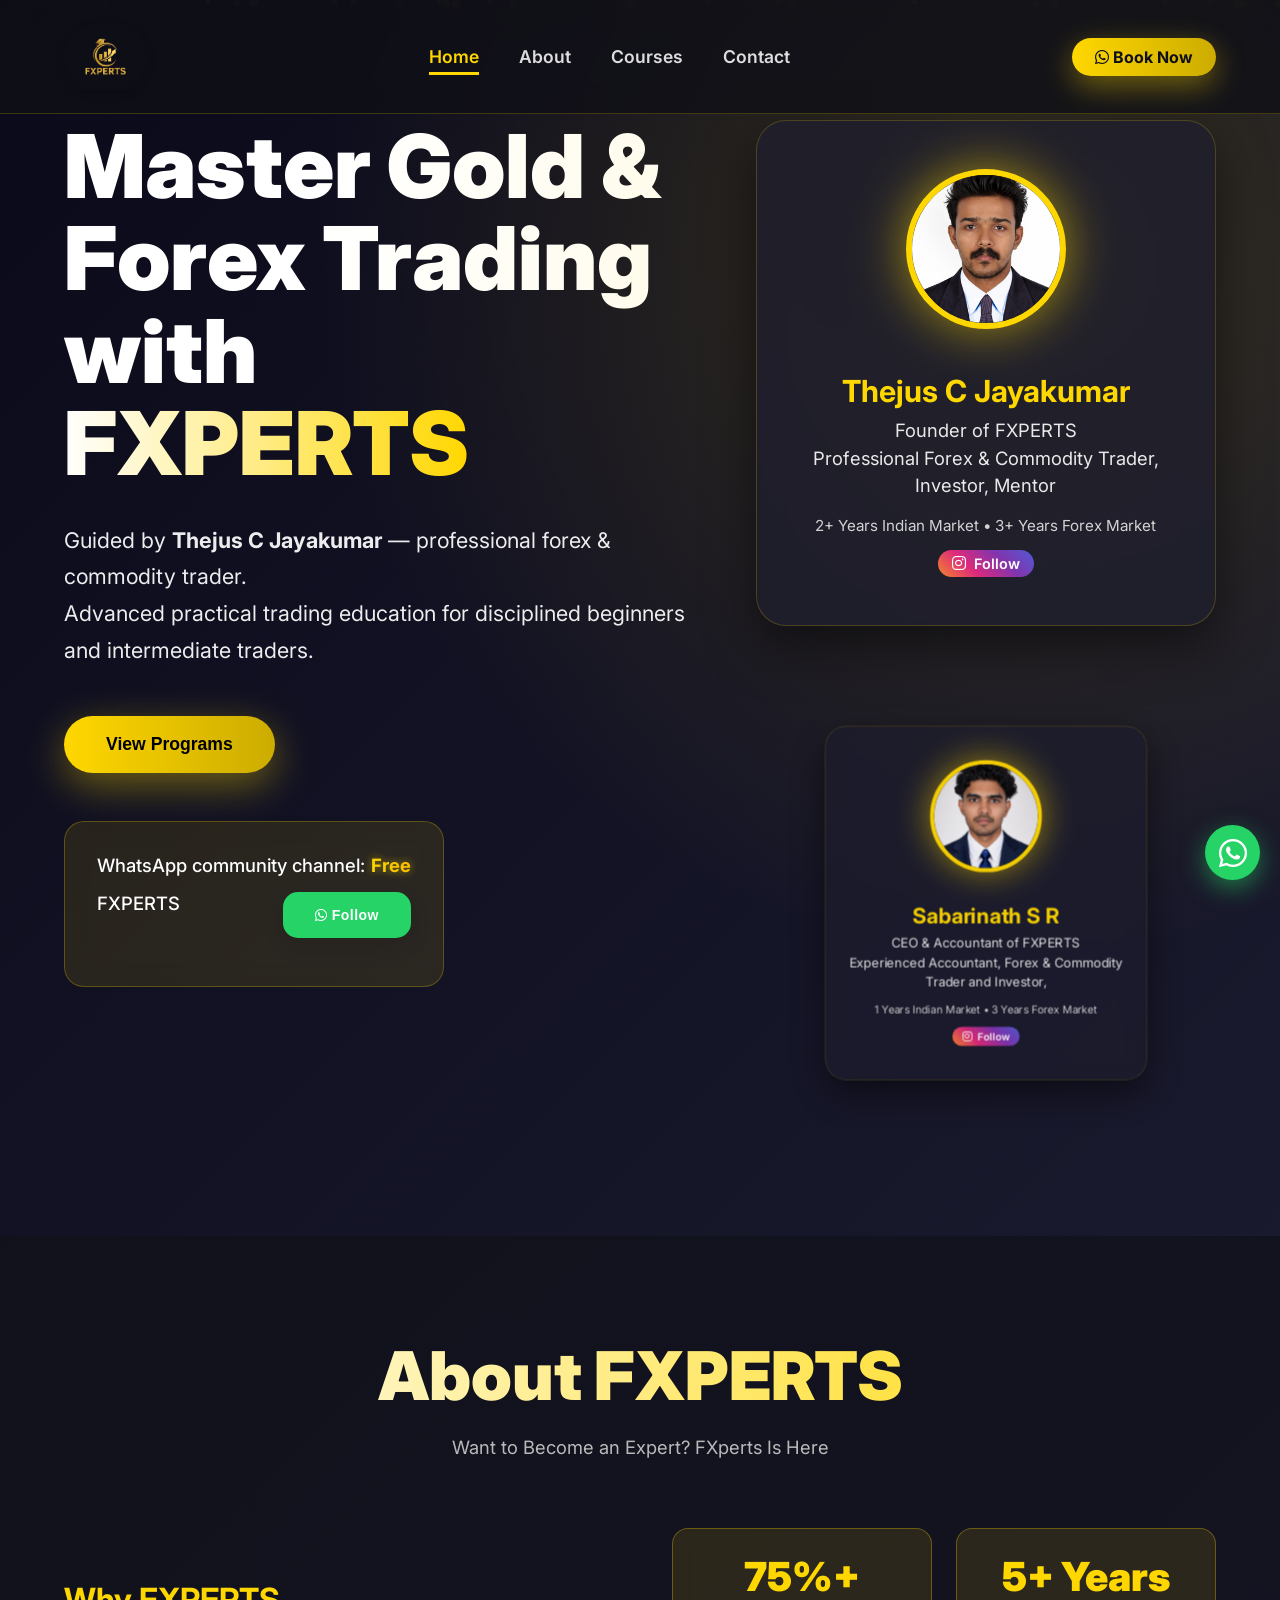
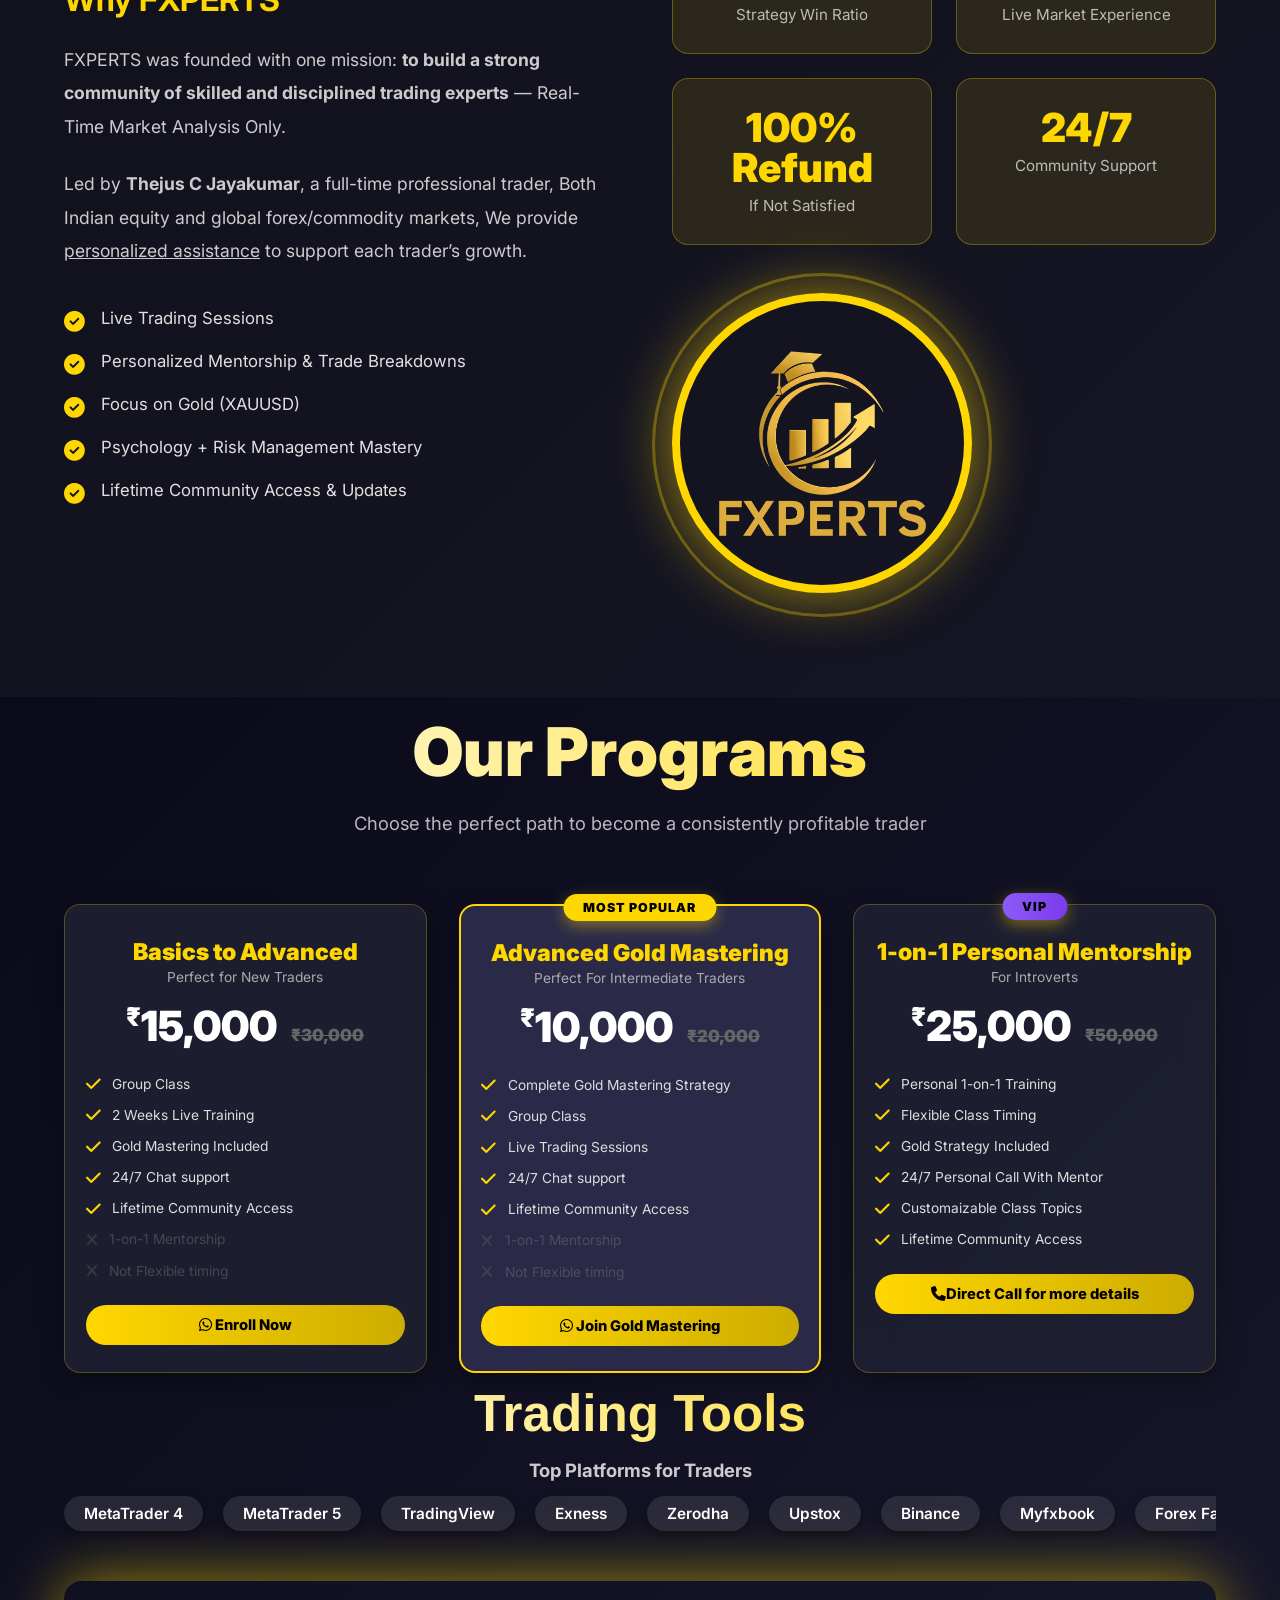
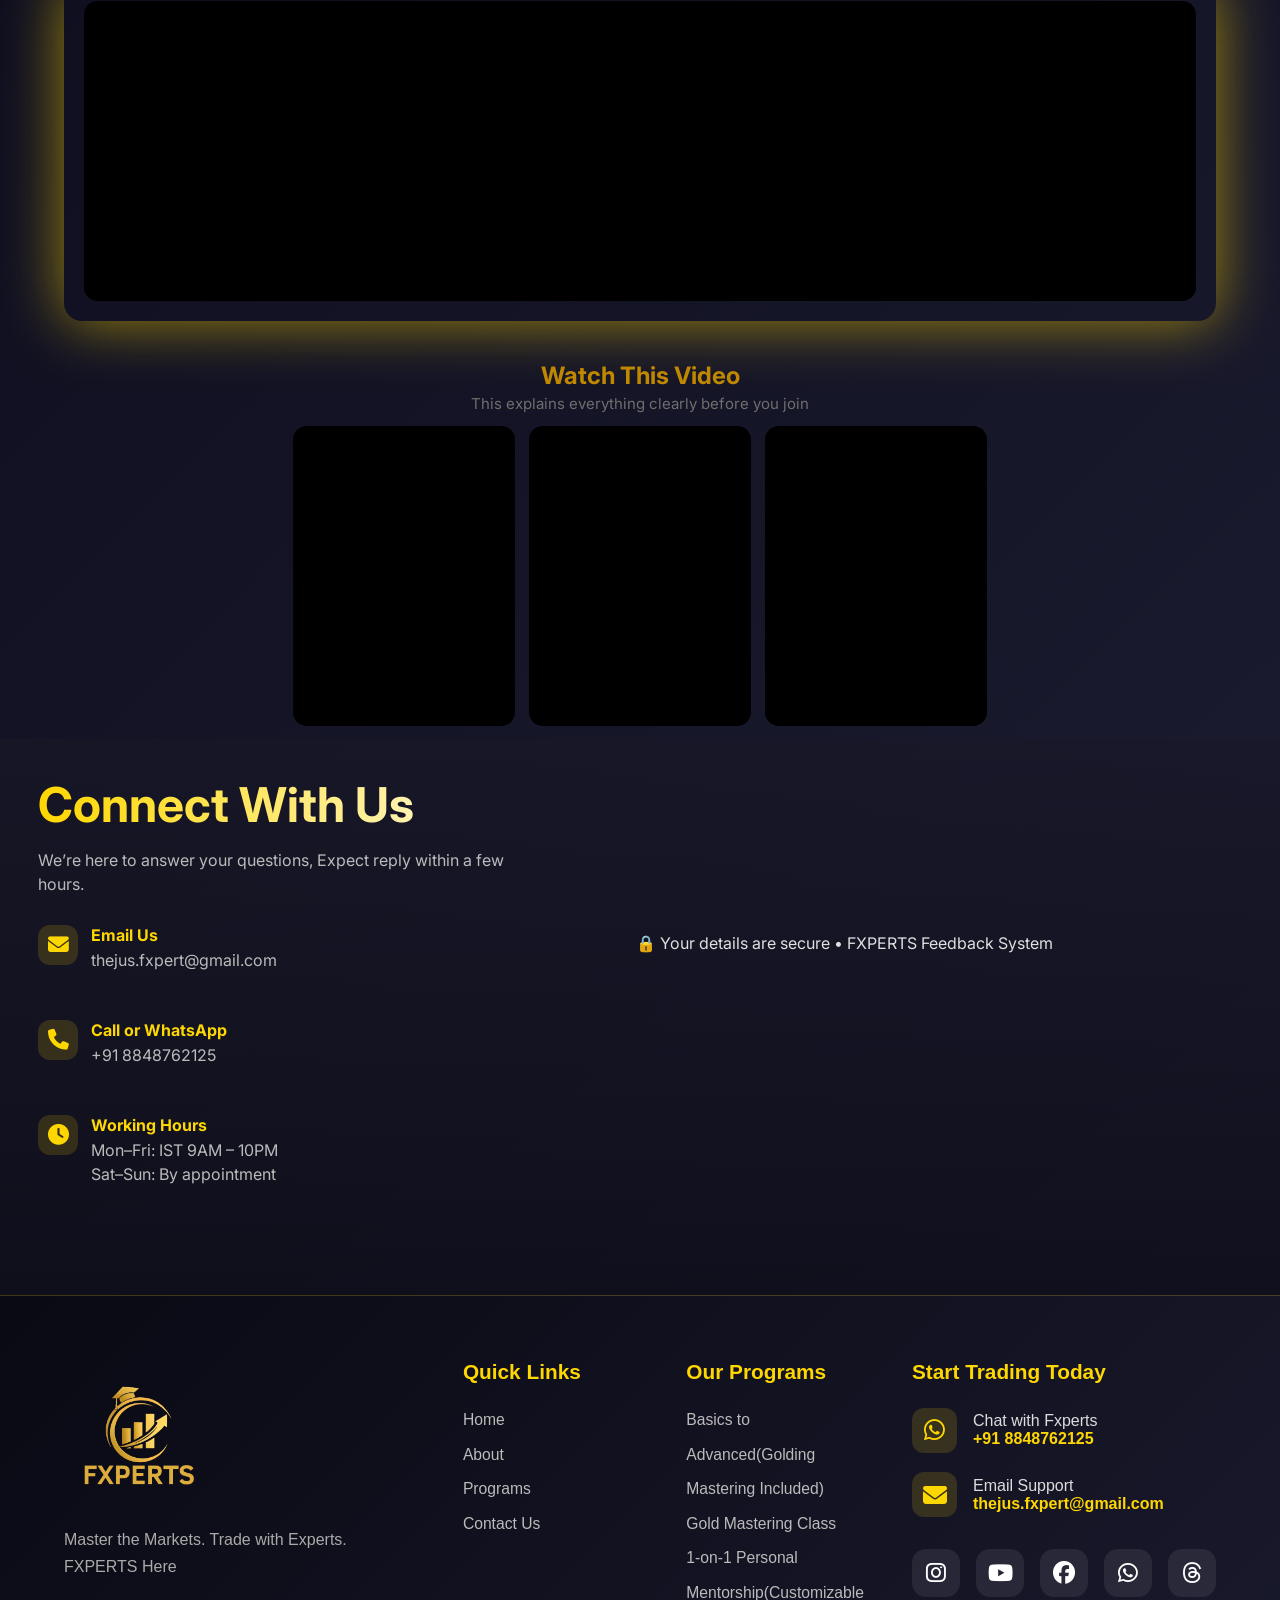
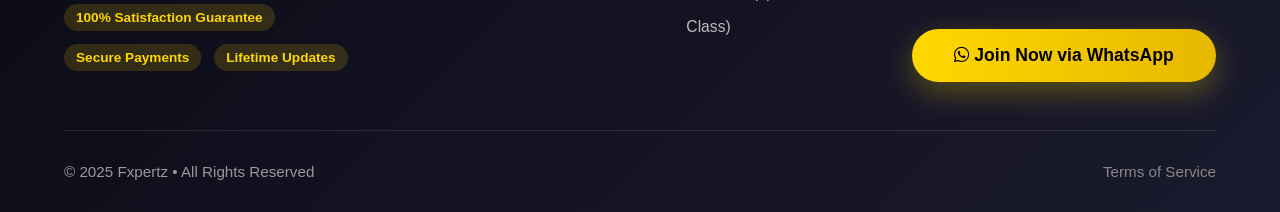
<file: Page.html>
<!DOCTYPE html>
<html lang="en">
<head>
  <meta charset="UTF-8" />
  <meta name="viewport" content="width=device-width, initial-scale=1.0"/>
  <title>FXPERTS - Master Gold & Forex Trading</title>

  <!-- Google Fonts -->
  <link href="https://fonts.googleapis.com/css2?family=Inter:wght@400;500;600;700;800;900&display=swap" rel="stylesheet">
  
  <!-- Font Awesome -->
  <link rel="stylesheet" href="https://cdnjs.cloudflare.com/ajax/libs/font-awesome/6.5.0/css/all.min.css"/>
<link rel="icon" type="image/png" sizes="32x32" href="/Logo favicon6.png">
  
  <!-- External CSS -->
  <link rel="stylesheet" href="style.css"/>
</head>
<body>

  <div class="particles" id="particles"></div>

  <!-- Fixed Header -->
 <header id="header">

 <div class="logo">
  <a href="/">  
  <img src="Logo transparentfull8.png" alt="FX Logo">
  </a>  
</div>


  <nav>
    <ul class="nav-links" id="navLinks">
      <li><a href="#home" class="active">Home</a></li>
      <li><a href="#about">About</a></li>
      <li><a href="#courses">Courses</a></li>
      <li><a href="#contact">Contact</a></li>
       <li class="mobile-whatsapp">
        <a href="https://wa.me/918848762125" class="mobile-whatsapp-btn">
          <i class="fab fa-whatsapp"></i> Book Now
        </a>
      </li>
    </ul>

    <!-- TOGGLE BUTTON (hamburger / close) -->
    <div class="hamburger" id="hamburger">
      <i class="fas fa-bars" id="menuIcon"></i>
    </div>
  </nav>

<a href="https://wa.me/918848762125" class="whatsapp-btn">
  <i class="fab fa-whatsapp"></i> Book Now
</a>


</header>


  <!-- Hero Section -->
  <section class="hero" id="home">
    <div class="container">
      <div class="left">
        <h1 class="title">Master Gold & Forex Trading with<br><span>FXPERTS</span></h1>
        <p class="subtitle">
          Guided by <strong>Thejus C Jayakumar</strong> — professional forex & commodity trader.<br>
          Advanced practical trading education for disciplined beginners and intermediate traders.
        </p>

        <div class="cta-buttons">
          <a href="#courses">
          <button class="btn-primary">View Programs</button>
          </a>
          <!-- <button class="btn-secondary">View Programs</button> -->
        </div>

        <div class="batch-info">
          <div class="batch-row">
            <span>WhatsApp community channel:</span>
            <span class="free">  Free</span>
          </div>
          <div class="batch-row">
            <span>FXPERTS</span>
            <a href="https://whatsapp.com/channel/0029VbBLyOJ5q08fW2Q5pp1K">
            <button class="btn-primary-small">
            <span class="limited"><i class="fab fa-whatsapp"></i> Follow</span>
            </button>
            </a>
          </div>
        </div>
      </div>

      <div class="profile-cards-wrapper">
   <div class="profile-card">
    <img src="thejus.png" class="avatar" />
    <h2>Thejus C Jayakumar</h2>
    <p class="role">Founder of FXPERTS<br>Professional Forex & Commodity Trader, Investor, Mentor</p>
    <p class="experience">2+ Years Indian Market • 3+ Years Forex Market</p>

    <!-- Instagram Button -->
    <a href="https://www.instagram.com/thejuss.fxpert?igsh=N2E0em5hbzR0aW5p&utm_source=qr" target="_blank" class="insta-btn">
      <i class="fab fa-instagram"></i> Follow
    </a>
  </div>

<!-- SECOND CARD → MEDIUM SIZE -->
<div class="profile-card medium-card">
    <img src="sabari.png" class="avatar" />
    <h2>Sabarinath S R</h2>
    <p class="role">CEO & Accountant of FXPERTS<br>Experienced Accountant, Forex & Commodity Trader and Investor, </p>
    <p class="experience">1 Years Indian Market • 3 Years Forex Market</p>

    <!-- Instagram Button -->
    <a href="https://www.instagram.com/w.sharann?igsh=YnhnZzQ2NGx1OTk0" target="_blank" class="insta-btn">
      <i class="fab fa-instagram"></i> Follow
    </a>
  </div>

  </div>
    </div>
  </section>

 <!-- ABOUT SECTION -->
<section id="about">
  <div class="about-container">
    
    <!-- Section Header -->
    <div class="section-header" data-aos="fade-up">
      <h2 class="section-title">About FXPERTS</h2>
      <p class="section-subtitle">Want to Become an Expert? FXperts Is Here</p>
    </div>

    <!-- About Content Grid -->
    <div class="about-grid">

      <!-- Left: Text Content -->
      <div class="about-text" data-aos="fade-right">
        <h3>Why FXPERTS</h3>
        <p>
          FXPERTS was founded with one mission: <strong>to build a strong community of skilled and disciplined trading experts</strong> — Real-Time Market Analysis Only.
        </p>
        <p>
          Led by <strong>Thejus C Jayakumar</strong>, a full-time professional trader, Both Indian equity and global forex/commodity markets, We provide <u>personalized assistance</u> to support each trader’s growth.
        </p>

        <div class="highlights">
          <div class="highlight-item">
            <i class="fas fa-check-circle"></i>
            <span>Live Trading Sessions</span>
          </div>
          <div class="highlight-item">
            <i class="fas fa-check-circle"></i>
            <span>Personalized Mentorship & Trade Breakdowns</span>
          </div>
          <div class="highlight-item">
            <i class="fas fa-check-circle"></i>
            <span>Focus on Gold (XAUUSD)</span>
          </div>
          <div class="highlight-item">
            <i class="fas fa-check-circle"></i>
            <span>Psychology + Risk Management Mastery</span>
          </div>
          <div class="highlight-item">
            <i class="fas fa-check-circle"></i>
            <span>Lifetime Community Access & Updates</span>
          </div>
        </div>

       <!-- <div class="cta-area"> //call button
  <a href="tel:+91 8848762125" class="btn-primary large">
    <i class="fas fa-phone"></i> Call Now to Join the Next Batch
  </a>
</div> -->
      </div>

      <!-- Right: Stats + Image -->
      <div class="about-visual" data-aos="fade-left">
        
        <!-- Stats Cards -->
        <div class="stats-grid">
          <div class="stat-card">
            <h4>75%+</h4>
            <p>Strategy Win Ratio</p>
          </div>
          <div class="stat-card">
            <h4>5+ Years</h4>
            <p>Live Market Experience</p>
          </div>
          <div class="stat-card">
            <h4>100% Refund</h4>
            <p>If Not Satisfied</p>
          </div>
          <div class="stat-card">
            <h4>24/7</h4>
            <p>Community Support</p>
          </div>
        </div>

        <!-- Founder Image with Glow -->
        <div class="founder-img">
          <img src="Logo full7 sq.png" alt="Thejus C Jayakumar">
          <div class="glow-ring"></div>
        </div>
      </div>

    </div>
  </div>
</section>
<!-- COURSES SECTION -->
<section id="courses">
  <div class="courses-container">
    
    <!-- Section Header -->
    <div class="section-header" data-aos="fade-up">
      <h2 class="section-title">Our Programs</h2>
      <p class="section-subtitle">Choose the perfect path to become a consistently profitable trader</p>
    </div>

    <!-- Pricing Cards -->
    <div class="pricing-grid">

      <!-- Program 1 -->
      <div class="pricing-card basic" data-aos="fade-up" data-aos-delay="100">
        <div class="card-header">
          <h3>Basics to Advanced</h3>
          <p class="tag">Perfect for New Traders</p>
        </div>

        <div class="price">
          <span class="currency">₹</span>15,000
            <span class="old-price">₹30,000</span>
        </div>

        <ul class="features">
          <li><i class="fas fa-check"></i> Group Class</li>
          <li><i class="fas fa-check"></i> 2 Weeks Live Training</li>
          <li><i class="fas fa-check"></i> Gold Mastering Included</li>
          <li><i class="fas fa-check"></i> 24/7 Chat support</li>
          <li><i class="fas fa-check"></i> Lifetime Community Access</li>
          <li class="no"><i class="fas fa-times"></i> 1-on-1 Mentorship</li>
          <li class="no"><i class="fas fa-times"></i> Not Flexible timing</li>
        </ul>

       <a href="https://wa.me/8848762125?text=Hi%2C%20I%27m%20interested%20in%20the%20Beginner%20Batch.%20Please%20share%20more%20details." 
   target="_blank" 
   class="enroll-btn">
  <i class="fab fa-whatsapp"></i> Enroll Now
</a>

      </div>

      <!-- Program 2 -->
      <div class="pricing-card pro recommended" data-aos="fade-up" data-aos-delay="200">
        <div class="popular-badge">MOST POPULAR</div>

        <div class="card-header">
          <h3>Advanced Gold Mastering</h3>
          <p class="tag">Perfect For Intermediate Traders</p>
        </div>

        <div class="price">
          <span class="currency">₹</span>10,000
          <span class="old-price">₹20,000</span>
        </div>

        <ul class="features">
          <li><i class="fas fa-check"></i> Complete Gold Mastering Strategy</li>
          <li><i class="fas fa-check"></i> Group Class</li>
          <li><i class="fas fa-check"></i> Live Trading Sessions</li>
          <li><i class="fas fa-check"></i> 24/7 Chat support</li>
          <li><i class="fas fa-check"></i> Lifetime Community Access</li>
          <li class="no"><i class="fas fa-times"></i> 1-on-1 Mentorship</li>
          <li class="no"><i class="fas fa-times"></i> Not Flexible timing</li>
        </ul>

        <a href="https://wa.me/8848762125?text=Hi%2C%20I%27m%20interested%20in%20the%20Gold%20Strategy%20Only%20program.%20Please%20share%20more%20details." 
   target="_blank" 
   class="enroll-btn pro">
  <i class="fab fa-whatsapp"></i> Join Gold Mastering
</a>
      </div>

      <!-- Program 3 -->
      <div class="pricing-card vip" data-aos="fade-up" data-aos-delay="300">
        <div class="popular-badges">VIP</div>
        <div class="card-header">
          <h3>1-on-1 Personal Mentorship</h3>
          <p class="tag">For Introverts</p>
        </div>

        <div class="price">
          <span class="currency">₹</span>25,000
          <span class="old-price">₹50,000</span>
        </div>

        <ul class="features">
          <li><i class="fas fa-check"></i> Personal 1-on-1 Training</li>
          <li><i class="fas fa-check"></i> Flexible Class Timing</li>
          <li><i class="fas fa-check"></i> Gold Strategy Included</li>
          <li><i class="fas fa-check"></i> 24/7 Personal Call With Mentor</li>
          <li><i class="fas fa-check"></i> Customaizable Class Topics</li>
          <li><i class="fas fa-check"></i> Lifetime Community Access</li>
        </ul>

        <a href="tel:+91 8848762125" class="enroll-btn pro">
    <i class="fas fa-phone"></i>Direct Call for more details
  </a>
      </div>


    </div>
<section class="tools-section">
  <!-- Main Section Title -->
  <h2 class="section-titles">Trading Tools</h2>

  <!-- Small Subheading -->
  <h3 class="tools-subtitle">Top Platforms for Traders</h3>

  <!-- Auto-scrolling tools slider -->
  <div class="tools-slider">
    <div class="tools-track">
      <div class="tool-item">MetaTrader 4</div>
      <div class="tool-item">MetaTrader 5</div>
      <div class="tool-item">TradingView</div>
      <div class="tool-item">Exness</div>
      <div class="tool-item">Zerodha</div>
      <div class="tool-item">Upstox</div>
      <div class="tool-item">Binance</div>
      <div class="tool-item">Myfxbook</div>
      <div class="tool-item">Forex Factory</div>
      <div class="tool-item">Grow</div>
      <div class="tool-item">C Trader</div>
      <div class="tool-item">Match Trader</div>
      <div class="tool-item">Babypips</div>

      <!-- Duplicate for seamless scroll -->
      <div class="tool-item">MetaTrader 4</div>
      <div class="tool-item">MetaTrader 5</div>
      <div class="tool-item">TradingView</div>
      <div class="tool-item">Exness</div>
      <div class="tool-item">Zerodha</div>
      <div class="tool-item">Upstox</div>
      <div class="tool-item">Binance</div>
      <div class="tool-item">Myfxbook</div>
      <div class="tool-item">Forex Factory</div>
      <div class="tool-item">Grow</div>
      <div class="tool-item">C Trader</div>
      <div class="tool-item">Match Trader</div>
      <div class="tool-item">Babypips</div>
    </div>
  </div>
</section>

    <!-- Video youtube -->
     <!-- use this code to update another video -->
<div class="video-box">
  <div class="video-wrapper">
    <iframe 
      src="https://www.youtube.com/embed/YkVnOehbGJs?autoplay=1&mute=1&controls=1&playsinline=1"
      frameborder="0"
      allow="autoplay; encrypted-media"
      allowfullscreen>
    </iframe>
  </div>
</div>

  <h3 class="video-heading">Watch This Video</h3>
  <p class="video-subtext">This explains everything clearly before you join</p>

<div class="reels-grid">

  <!-- SHORT 1 -->
  <div class="reel-box">
    <div class="video-wrapper">
      <iframe 
        src="https://www.youtube.com/embed/hXZzsVvgbj0?autoplay=1&mute=1&controls=0&loop=1&playlist=hXZzsVvgbj0&playsinline=1"
        frameborder="0"
        allow="autoplay; encrypted-media"
        allowfullscreen>
      </iframe>
    </div>
  </div>

  <!-- SHORT 2 -->
  <div class="reel-box">
    <div class="video-wrapper">
      <iframe 
        src="https://www.youtube.com/embed/Z0gc3BvZZC8?autoplay=1&mute=1&controls=0&loop=1&playlist=4B1sWQqs1m4&playsinline=1"
        frameborder="0"
        allow="autoplay; encrypted-media"
        allowfullscreen>
      </iframe>
    </div>
  </div>

  <!-- SHORT 3 -->
  <div class="reel-box">
    <div class="video-wrapper">
      <iframe 
        src="https://www.youtube.com/embed/6kYqXUK-hII?autoplay=1&mute=1&controls=0&loop=1&playlist=6kYqXUK-hII&playsinline=1"
        frameborder="0"
        allow="autoplay; encrypted-media"
        allowfullscreen>
      </iframe>
    </div>
  </div>

</div>


<!-- end -->




  <!-- <h3 class="video-heading">Watch Reels</h3> -->
  <!-- <p class="video-subtext">This explains everything clearly before you join</p> -->
</section>

<!-- CONTACT SECTION -->
<section class="contact-section" id="contact">
    <div class="contact-container">

      <!-- Left: Info & Social -->
      <div class="contact-info">
        <h1>Connect With Us</h1>
        <p>We’re here to answer your questions, Expect reply within a few hours.</p>

        <div class="info-grid">
          <div class="info-item">
            <i class="fas fa-envelope"></i>
            <div>
              <h3>Email Us</h3>
              <p>thejus.fxpert@gmail.com</p>
            </div>
          </div>
          <div class="info-item">
            <i class="fas fa-phone"></i>
            <div>
              <h3>Call or WhatsApp</h3>
              <p>+91 8848762125</p>
            </div>
          </div>
          <div class="info-item">
            <i class="fas fa-clock"></i>
            <div>
              <h3>Working Hours</h3>
              <p>Mon–Fri: IST 9AM – 10PM<br>Sat–Sun: By appointment</p>
            </div>
          </div>
        </div>

        <!-- <div class="social-icons">
          <a href="#" aria-label="Instagram"><i class="fab fa-instagram"></i></a>
          <a href="#" aria-label="WhatsApp"><i class="fab fa-whatsapp"></i></a>
          <a href="#" aria-label="Telegram"><i class="fab fa-telegram-plane"></i></a>
          <a href="#" aria-label="X (Twitter)"><i class="fab fa-x-twitter"></i></a>
          <a href="#" aria-label="LinkedIn"><i class="fab fa-linkedin-in"></i></a>
        </div> -->
      </div>

      <!-- Right: Form -->
     <!-- Right: Form -->
<div class="relative bg-black/95 backdrop-blur-3xl rounded-3xl shadow-2xl border border-gray-800 overflow-hidden">
  <!-- Top Gradient Bar -->
  <div class="h-3 bg-gradient-to-r from-[#F37021] via-orange-500 to-red-600"></div>

  <div class="p-10 md:p-16 text-center text-white">
    <!-- <h3 class="text-5xl md:text-6xl font-black bg-gradient-to-r from-[#F37021] to-red-600 bg-clip-text text-transparent mb-6">
      Drop Your Suggestion
    </h3>

    <p class="text-xl text-gray-300 mb-12">
      We value your ideas — submit your suggestion and we’ll review it within
      <span class="font-bold text-orange-500">24 hours</span>
    </p> -->

    <!-- Styled Iframe Wrapper -->
    <div class="relative w-full h-[650px] rounded-3xl overflow-hidden shadow-inner border border-gray-700">
      <iframe
    src="https://api.leadconnectorhq.com/widget/form/3Y28T47PBHF8nw1tRP31"
    style="width:100%;height:100%;border:none;border-radius:4px"
    id="inline-3Y28T47PBHF8nw1tRP31" 
    data-layout="{'id':'INLINE'}"
    data-trigger-type="alwaysShow"
    data-trigger-value=""
    data-activation-type="alwaysActivated"
    data-activation-value=""
    data-deactivation-type="neverDeactivate"
    data-deactivation-value=""
    data-form-name="fxperts website suggestion form"
    data-height="462"
    data-layout-iframe-id="inline-3Y28T47PBHF8nw1tRP31"
    data-form-id="3Y28T47PBHF8nw1tRP31"
    title="fxperts website suggestion form"
        >
</iframe>
    </div>

    <p class="mt-8 text-sm text-gray-400">
      🔒 Your details are secure • FXPERTS Feedback System
    </p>
  </div>
</div>

<script src="https://link.msgsndr.com/js/form_embed.js"></script>


    </div>
  </section>

  <!-- Floating WhatsApp -->
  <a href="https://wa.me/918848762125" target="_blank" class="floating-wa" aria-label="Chat on WhatsApp">
    <i class="fab fa-whatsapp"></i>
  </a>
 <footer class="footer">
  <div class="footer-container">

    <!-- Footer Top -->
    <div class="footer-top">
      
      <!-- Logo & Tagline -->
      <div class="footer-brand">

        <!-- Logo Image -->
        <img src="Logo transparentfull8.png" alt="Thejus Trading Logo" class="footer-logo-img">
<!-- 
        <h2 class="footer-logo">
          <span style="color: var(--gold);"></span> Fxpertz
        </h2> -->
        <p>Master the Markets. Trade with Experts.<br>FXPERTS Here</p>

        <div class="trust-badges">
          <span>100% Satisfaction Guarantee</span>
          <span>Secure Payments</span>
          <span>Lifetime Updates</span>
        </div>
      </div>

      <!-- Quick Links -->
      <div class="footer-links">
        <h4>Quick Links</h4>
        <ul>
          <li><a href="#home">Home</a></li>
          <li><a href="#about">About</a></li>
          <li><a href="#courses">Programs</a></li>
          <!-- <li><a href="#results">Student Results</a></li> -->
          <!-- <li><a href="#testimonials">Success Stories</a></li> -->
          <li><a href="#contact">Contact Us</a></li>
        </ul>
      </div>

      <!-- Programs -->
      <div class="footer-links">
        <h4>Our Programs</h4>
        <ul>
          <li><a href="#courses">Basics to Advanced(Golding Mastering Included)</a></li>
          <li><a href="#courses">Gold Mastering Class</a></li>
          <li><a href="#courses">1-on-1 Personal Mentorship(Customizable Class)</a></li>
          <!-- <li><a href="#">Live Trading Room</a></li> -->
        </ul>
      </div>

      <!-- Contact & WhatsApp -->
      <div class="footer-contact">
        <h4>Start Trading Today</h4>

        <div class="contact-item">
          <i class="fab fa-whatsapp"></i>
          <div>
            <p>Chat with Fxperts</p>
            <a href="https://wa.me/918848762125" target="_blank">+91 8848762125</a>
          </div>
        </div>

        <div class="contact-item">
          <i class="fas fa-envelope"></i>
          <div>
            <p>Email Support</p>
            <a href="mailto:thejus.fxpert@gmail.com">thejus.fxpert@gmail.com</a>
          </div>
        </div>

        <!-- Social Icons -->
        <div class="footer-social">
          <a href="https://www.instagram.com/thejuss.fxpert/" aria-label="Instagram"><i class="fab fa-instagram"></i></a>
          <a href="https://www.youtube.com/@thejussfxpert" aria-label="YouTube"><i class="fab fa-youtube"></i></a>
          <a href="https://www.facebook.com/thejuss.fxpert/" aria-label="facebook"><i class="fab fa-facebook"></i></a>
          <a href="https://whatsapp.com/channel/0029VbBLyOJ5q08fW2Q5pp1K" aria-label="whatsapp"><i class="fab fa-whatsapp"></i></a>
          <a href="https://www.threads.com/@thejuss.fxpert?xmt=AQF0B06bhzE_SYo2sHdqJNTMW2UnMn65izRMiIRdx1Og9Og" aria-label="threads" target="_blank"><i class="fab fa-threads"></i></a>
        </div>

        <!-- CTA Button -->
        <a href="https://whatsapp.com/channel/0029VbBLyOJ5q08fW2Q5pp1K" 
           target="_blank" class="footer-cta-btn">
          <i class="fab fa-whatsapp"></i> Join Now via WhatsApp
        </a>
      </div>

    </div>

    <!-- Footer Bottom -->
    <div class="footer-bottom">
      <p>© 2025 Fxpertz • All Rights Reserved</p>
      <div class="footer-legal">
        <!-- <a href="#">Privacy Policy</a> -->
        <a href="Terms.html">Terms of Service</a>
        <!-- <a href="#">Refund Policy</a> -->
      </div>
    </div>

  </div>
</footer>

<script>
// Particles (unchanged)
const particlesContainer = document.getElementById('particles');
for (let i = 0; i < 40; i++) {
  const p = document.createElement('div');
  p.classList.add('particle');
  p.style.width = p.style.height = Math.random() * 6 + 2 + 'px';
  p.style.left = Math.random() * 100 + '%';
  p.style.animationDelay = Math.random() * 20 + 's';
  p.style.animationDuration = 15 + Math.random() * 25 + 's';
  particlesContainer.appendChild(p);
}

// Mobile Menu – WORKS PERFECTLY
const hamburger = document.getElementById('hamburger');
const mobileClose = document.getElementById('mobileClose');
const navLinks = document.getElementById('navLinks');
const header = document.getElementById('header');
  const menuIcon = document.getElementById("menuIcon");

  // Toggle menu
  hamburger.addEventListener("click", () => {
    navLinks.classList.toggle("show");

    // Change icon (bars ↔ close)
    if (navLinks.classList.contains("show")) {
      menuIcon.classList.remove("fa-bars");
      menuIcon.classList.add("fa-times");
    } else {
      menuIcon.classList.remove("fa-times");
      menuIcon.classList.add("fa-bars");
    }
  });

  // Close menu when clicking a link
  document.querySelectorAll(".nav-links a").forEach(link => {
    link.addEventListener("click", () => {
      navLinks.classList.remove("show");
      menuIcon.classList.remove("fa-times");
      menuIcon.classList.add("fa-bars");
    });
  });

  // Smooth scroll
  document.querySelectorAll('a[href^="#"]').forEach(anchor => {
    anchor.addEventListener("click", function(e) {
      e.preventDefault();
      document.querySelector(this.getAttribute("href")).scrollIntoView({
        behavior: "smooth"
      });
    });
  });
// Header scroll effect + active link
window.addEventListener('scroll', () => {
  header.classList.toggle('scrolled', window.scrollY > 50);

  let current = 'home';
  ['home', 'about', 'courses', 'contact'].forEach(id => {
    const section = document.getElementById(id);
    if (section && section.getBoundingClientRect().top <= 150) {
      current = id;
    }
  });

  document.querySelectorAll('.nav-links a').forEach(a => {
    a.classList.remove('active');
    if (a.getAttribute('href') === `#${current}`) {
      a.classList.add('active');
    }
  });
});

// Smooth scroll
document.querySelectorAll('a[href^="#"]').forEach(anchor => {
  anchor.addEventListener('click', function(e) {
    e.preventDefault();
    const target = document.querySelector(this.getAttribute('href'));
    target.scrollIntoView({ behavior: 'smooth' });
  });
});

document.addEventListener("DOMContentLoaded", function () {
  const grid = document.querySelector(".pricing-grid");

  // Only run auto-swipe on mobile (screen < 768px)
  if (window.innerWidth < 768) {
    let scrollInterval = setInterval(() => {
      if (grid.scrollLeft + grid.clientWidth >= grid.scrollWidth - 50) {
        // Reached the end → go back to start smoothly
        grid.scrollTo({ left: 0, behavior: "smooth" });
      } else {
        // Move forward by one card
        grid.scrollBy({ left: grid.clientWidth * 0.85, behavior: "smooth" });
      }
    }, 4000); // Every 4 seconds

    // Optional: Pause auto-swipe when user touches
    grid.addEventListener("touchstart", () => clearInterval(scrollInterval));
  }
});
</script>
</body>
</html>
</file>
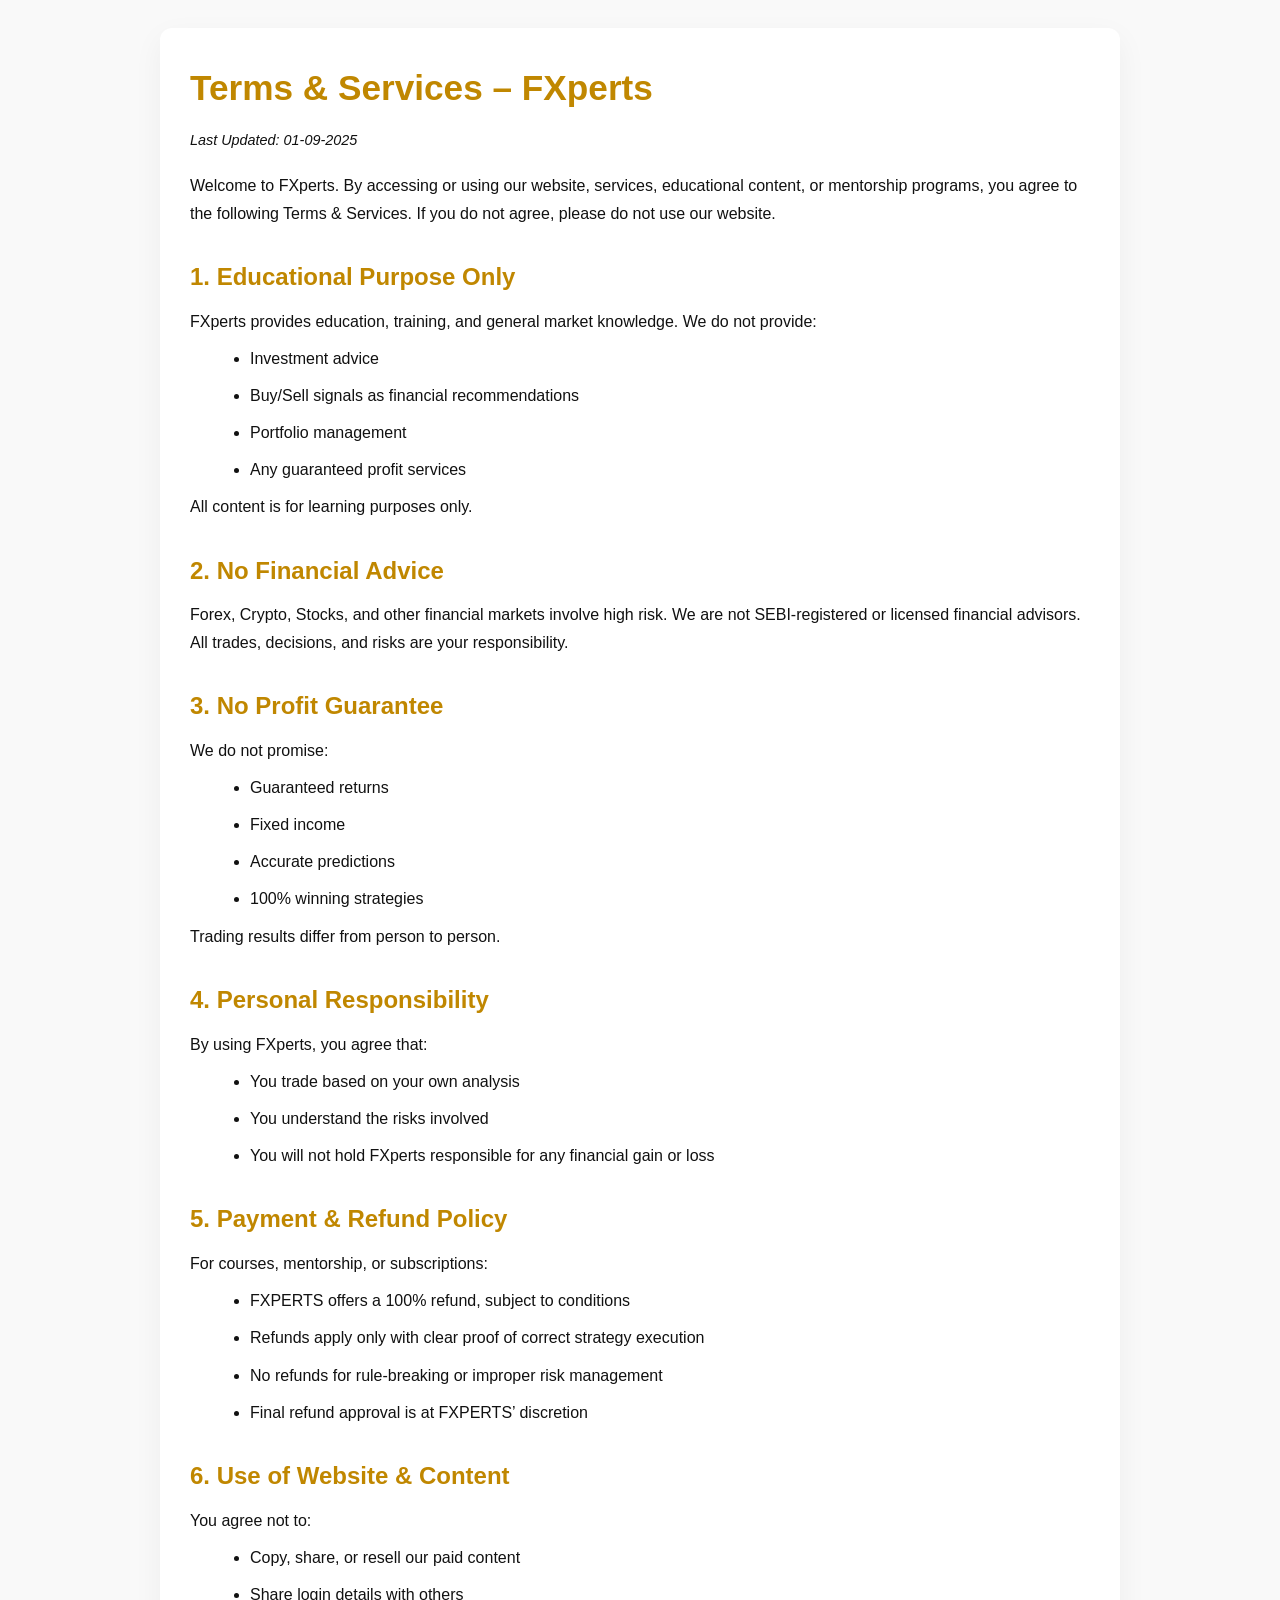
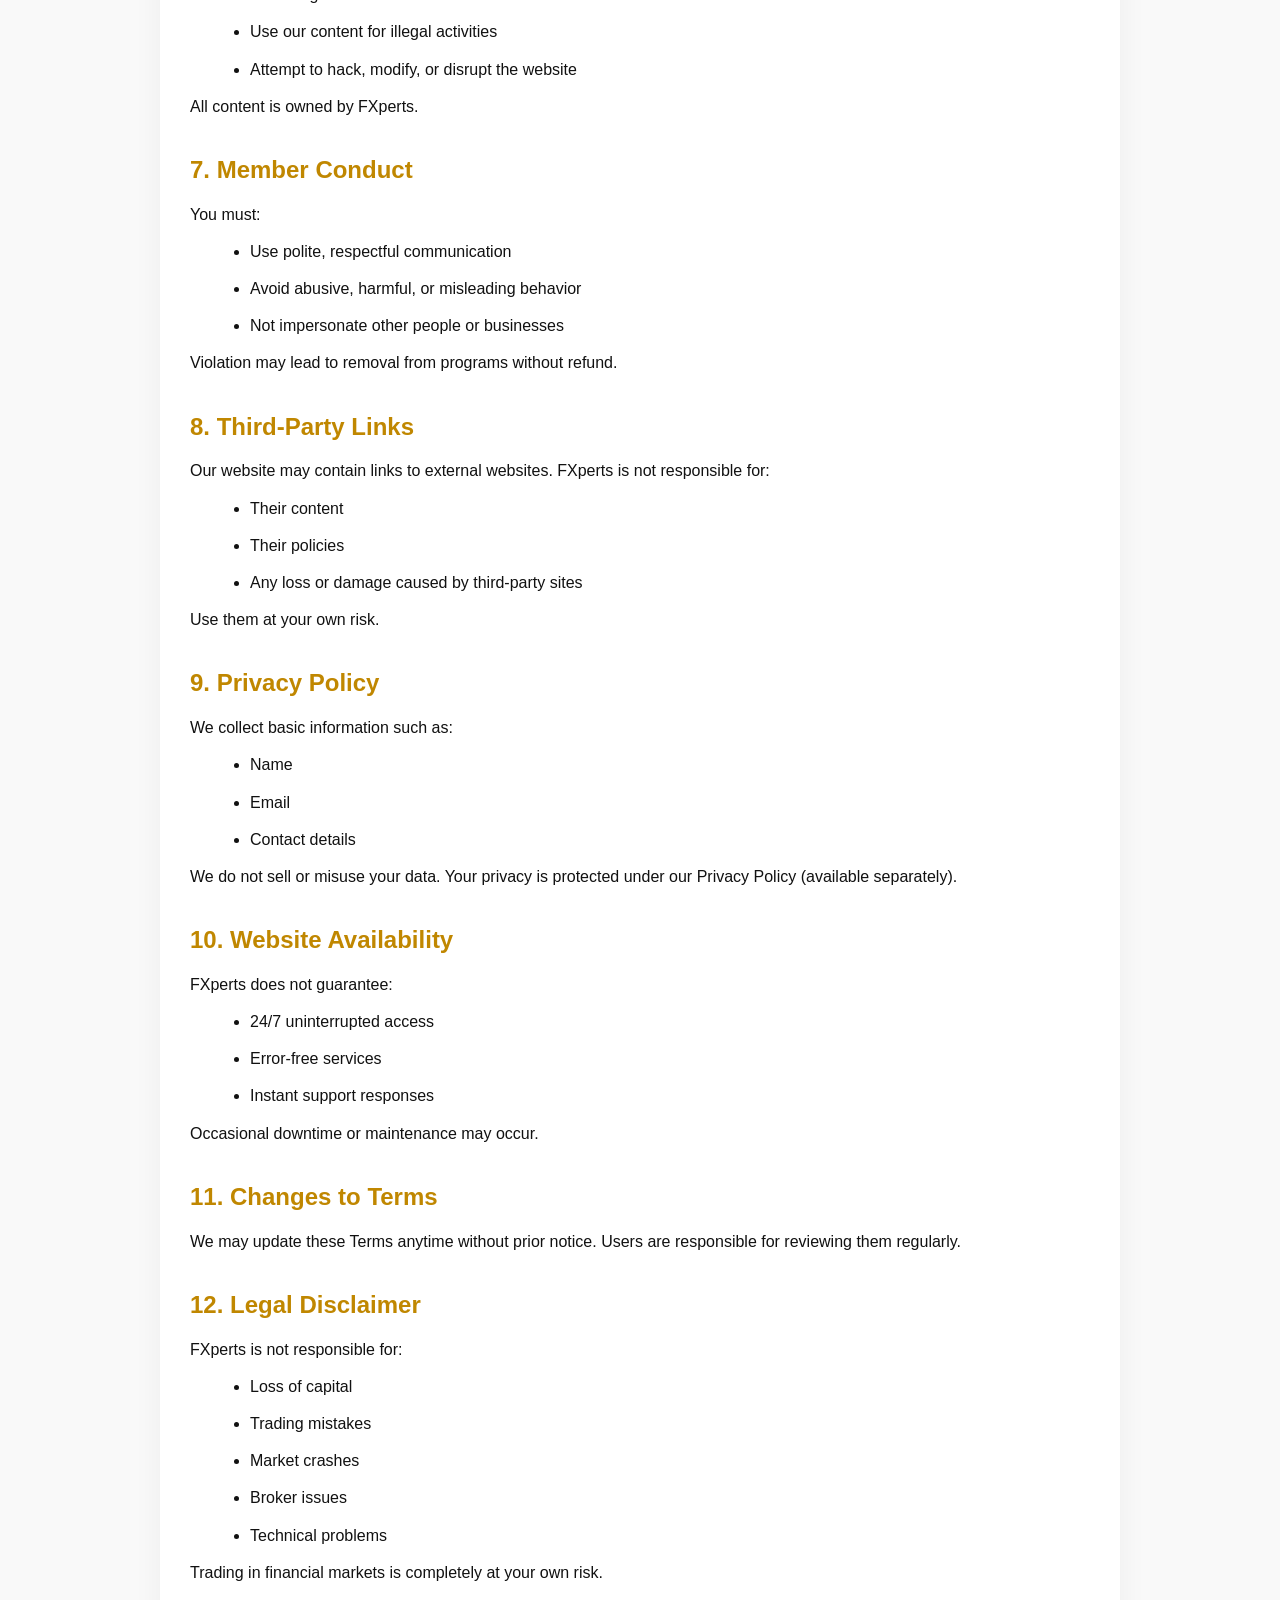
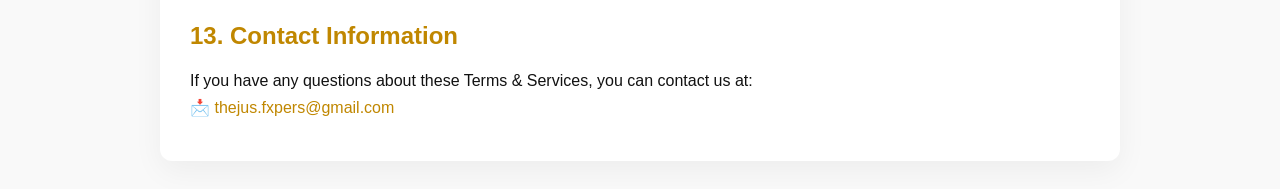
<file: Terms.html>
<!DOCTYPE html>
<html lang="en">
<head>
  <meta charset="UTF-8">
  <meta name="viewport" content="width=device-width, initial-scale=1.0">
  <title>Terms & Services – FXperts</title>
  <style>
    body {
      font-family: Arial, sans-serif;
      line-height: 1.7;
      color: #111;
      background-color: #f9f9f9;
      padding: 20px;
    }

    h1, h2 {
      color: #c08700; /* gold accent */
      margin-bottom: 10px;
    }

    h1 {
      font-size: 2.2rem;
      margin-top: 0;
    }

    h2 {
      font-size: 1.5rem;
      margin-top: 30px;
    }

    p, li {
      font-size: 1rem;
      margin: 10px 0;
    }

    ul {
      margin: 10px 0 10px 20px;
    }

    .container {
      max-width: 900px;
      margin: 0 auto;
      background: #fff;
      padding: 30px;
      border-radius: 12px;
      box-shadow: 0 10px 30px rgba(0,0,0,0.05);
    }

    a {
      color: #c08700;
      text-decoration: none;
    }

    a:hover {
      text-decoration: underline;
    }

    .last-updated {
      font-style: italic;
      font-size: 0.9rem;
      margin-bottom: 20px;
    }
  </style>
</head>
<body>
  <div class="container">
    <h1>Terms & Services – FXperts</h1>
    <p class="last-updated">Last Updated: 01-09-2025</p>

    <p>Welcome to FXperts. By accessing or using our website, services, educational content, or mentorship programs, you agree to the following Terms & Services. If you do not agree, please do not use our website.</p>

    <h2>1. Educational Purpose Only</h2>
    <p>FXperts provides education, training, and general market knowledge. We do not provide:</p>
    <ul>
      <li>Investment advice</li>
      <li>Buy/Sell signals as financial recommendations</li>
      <li>Portfolio management</li>
      <li>Any guaranteed profit services</li>
    </ul>
    <p>All content is for learning purposes only.</p>

    <h2>2. No Financial Advice</h2>
    <p>Forex, Crypto, Stocks, and other financial markets involve high risk. We are not SEBI-registered or licensed financial advisors. All trades, decisions, and risks are your responsibility.</p>

    <h2>3. No Profit Guarantee</h2>
    <p>We do not promise:</p>
    <ul>
      <li>Guaranteed returns</li>
      <li>Fixed income</li>
      <li>Accurate predictions</li>
      <li>100% winning strategies</li>
    </ul>
    <p>Trading results differ from person to person.</p>

    <h2>4. Personal Responsibility</h2>
    <p>By using FXperts, you agree that:</p>
    <ul>
      <li>You trade based on your own analysis</li>
      <li>You understand the risks involved</li>
      <li>You will not hold FXperts responsible for any financial gain or loss</li>
    </ul>

    <h2>5. Payment & Refund Policy</h2>
    <p>For courses, mentorship, or subscriptions:</p>
    <ul>
      <li>FXPERTS offers a 100% refund, subject to conditions</li>
      <li>Refunds apply only with clear proof of correct strategy execution</li>
      <li>No refunds for rule-breaking or improper risk management</li>
      <li>Final refund approval is at FXPERTS’ discretion</li>
    </ul>

    <h2>6. Use of Website & Content</h2>
    <p>You agree not to:</p>
    <ul>
      <li>Copy, share, or resell our paid content</li>
      <li>Share login details with others</li>
      <li>Use our content for illegal activities</li>
      <li>Attempt to hack, modify, or disrupt the website</li>
    </ul>
    <p>All content is owned by FXperts.</p>

    <h2>7. Member Conduct</h2>
    <p>You must:</p>
    <ul>
      <li>Use polite, respectful communication</li>
      <li>Avoid abusive, harmful, or misleading behavior</li>
      <li>Not impersonate other people or businesses</li>
    </ul>
    <p>Violation may lead to removal from programs without refund.</p>

    <h2>8. Third-Party Links</h2>
    <p>Our website may contain links to external websites. FXperts is not responsible for:</p>
    <ul>
      <li>Their content</li>
      <li>Their policies</li>
      <li>Any loss or damage caused by third-party sites</li>
    </ul>
    <p>Use them at your own risk.</p>

    <h2>9. Privacy Policy</h2>
    <p>We collect basic information such as:</p>
    <ul>
      <li>Name</li>
      <li>Email</li>
      <li>Contact details</li>
    </ul>
    <p>We do not sell or misuse your data. Your privacy is protected under our Privacy Policy (available separately).</p>

    <h2>10. Website Availability</h2>
    <p>FXperts does not guarantee:</p>
    <ul>
      <li>24/7 uninterrupted access</li>
      <li>Error-free services</li>
      <li>Instant support responses</li>
    </ul>
    <p>Occasional downtime or maintenance may occur.</p>

    <h2>11. Changes to Terms</h2>
    <p>We may update these Terms anytime without prior notice. Users are responsible for reviewing them regularly.</p>

    <h2>12. Legal Disclaimer</h2>
    <p>FXperts is not responsible for:</p>
    <ul>
      <li>Loss of capital</li>
      <li>Trading mistakes</li>
      <li>Market crashes</li>
      <li>Broker issues</li>
      <li>Technical problems</li>
    </ul>
    <p>Trading in financial markets is completely at your own risk.</p>

    <h2>13. Contact Information</h2>
    <p>If you have any questions about these Terms & Services, you can contact us at: <br>
      📩 <a href="mailto:support@fxperts.com">thejus.fxpers@gmail.com</a> <br>
      <!-- 📱 [Your Contact Number] -->
    </p>
  </div>
</body>
</html>
</file>
<file: style.css>
:root {
  --gold: #FFD700;
  --gold-dark: #E6B800;
  --dark: #0F0F17;
  --darker: #0A0A10;
}

* { margin: 0; padding: 0; box-sizing: border-box; }

html, body {
  font-family: 'Inter', sans-serif;
  background: linear-gradient(135deg, #0F0F17 0%, #1a1a2e 100%);
  color: #e0e0e0;
  min-height: 100vh;
  overflow-x: hidden;
  scroll-behavior: smooth;
}

body { padding-top: 0px; }

/* Particles Background */
.particles {
  position: fixed;
  top: 0; left: 0; right: 0; bottom: 0;
  pointer-events: none;
  z-index: 1;
  overflow: hidden;
}
.particle {
  position: absolute;
  background: var(--gold);
  border-radius: 50%;
  opacity: 0.15;
  animation: float 20s infinite linear;
}
@keyframes float {
  0% { transform: translateY(100vh) scale(0); }
  100% { transform: translateY(-100px) scale(1); }
}

/* Header */
header {
  position: fixed;
  top: 0; left: 0; right: 0;
  z-index: 1000;
  padding: 1.5rem 5%;
  display: flex;
  justify-content: space-between;
  align-items: center;
  backdrop-filter: blur(15px);
  background: rgba(15, 15, 23, 0.8);
  border-bottom: 1px solid rgba(255,215,0,0.2);
  transition: all 0.4s ease;
}
header.scrolled {
  padding: 1rem 5%;
  background: rgba(10, 10, 16, 0.98);
  box-shadow: 0 10px 30px rgba(0,0,0,0.5);
}
/* Logo Container */
.logo {
  display: flex;              /* align image and text if needed */
  align-items: center;        /* vertical center */
  justify-content: center;    /* horizontal center */
  background: transparent;           /* white background for clean look */
  padding: 5px 14px;          /* reduced padding */
  border-radius: 50px;        /* rounded pill shape */
  font-weight: 400;
  font-size: 1.6rem;
  letter-spacing: 2px;
  box-shadow: 0 4px 12px rgba(0,0,0,0.1); /* subtle shadow */
}

/* Logo Image */
.logo img {
  height: 55px;               /* adjust as needed */
  width: auto;                /* maintain aspect ratio */
  object-fit: contain;
  display: block;
}

@keyframes glow {
  from { box-shadow: 0 8px 25px rgba(255,215,0,0.4); }
  to { box-shadow: 0 12px 40px rgba(255,215,0,0.6); }
}

nav { display: flex; align-items: center; gap: 3rem; }

.nav-links {
  display: flex;
  list-style: none;
  gap: 2.5rem;
}
.nav-links a {
  color: #ddd;
  text-decoration: none;
  font-weight: 600;
  font-size: 1.1rem;
  position: relative;
  transition: color 0.4s;
}
.nav-links a::after {
  content: '';
  position: absolute;
  width: 0;
  height: 3px;
  bottom: -8px;
  left: 50%;
  background: var(--gold);
  transition: 0.4s;
  transform: translateX(-50%);
}
.nav-links a:hover, .nav-links a.active { color: var(--gold); }
.nav-links a:hover::after, .nav-links a.active::after { width: 100%; }

.whatsapp-btn {
  background: linear-gradient(90deg, var(--gold), var(--gold-dark));
  color: var(--dark);
  border: none;
  padding: 9px 23px;
  border-radius: 50px;
  font-weight: 700;
  cursor: pointer;
  box-shadow: 0 10px 30px rgba(255,215,0,0.4);
  transition: all 0.4s;
  text-decoration: none; /* 🔥 removes underline */
}
.whatsapp-btn:hover {
  transform: translateY(-4px);
  box-shadow: 0 15px 40px rgba(255,215,0,0.6);
}

.hamburger { display: none; font-size: 1.8rem; color: var(--gold); cursor: pointer; }
.mobile-whatsapp {
  display: none;
}


/* Mobile Styles */
@media (max-width: 768px) {
  nav {
    position: relative;
  }

  .nav-links {
    position: fixed;
    top: 0;
    right: -100%;
    height: 100vh;
    width: 70%;
    background: rgba(15, 15, 23, 0.97);
    flex-direction: column;
    padding-top: 8rem;
    gap: 2.5rem;
    transition: right 0.4s ease;
    border-left: 1px solid rgba(255,215,0,0.2);
    backdrop-filter: blur(10px);
  }

  .nav-links.show {
    right: 0;
  }

  .hamburger {
    display: block;
    z-index: 2000;
  }

  /* Hide WhatsApp button in mobile */
  .whatsapp-btn {
    display: none;
  }
  .logo img {
  height: 40px;   /* adjust size */
  width: 50px;
  object-fit: contain;
}

  /* Bigger close icon */
  #menuIcon {
    font-size: 2rem;
    color: var(--gold);
  }
    /* Show mobile WhatsApp button */
  .mobile-whatsapp {
    display: flex;
    justify-content: center;
    margin-top: 1rem;
  }

  .mobile-whatsapp-btn {
    display: inline-flex;
    align-items: center;
    gap: 8px;
    background: linear-gradient(90deg, var(--gold), var(--gold-dark));
    color: var(--dark);
    
    padding: 10px 18px;        /* smaller */
    font-size: 0.95rem;        /* smaller */
    font-weight: 700;

    border-radius: 40px;       /* small round button */
    text-decoration: none;

    box-shadow: 0 6px 20px rgba(255,215,0,0.35);
    transition: 0.3s ease;
  }

  .mobile-whatsapp-btn i {
    font-size: 1.1rem; /* icon size */
  }

  .mobile-whatsapp-btn:hover {
    transform: translateY(-3px);
    box-shadow: 0 10px 30px rgba(255,215,0,0.55);
  }
}

/* Hero */
/* === Variables === */
:root {
  --gold: #FFD700;
  --gold-dark: #E6B800;
  --dark: #0f0f1a;
  --light: #f8f8f8;
}

/* === Hero Section === */
:root {
  --gold: #FFD700;
  --gold-dark: #E6B800;
}

/* ===================== HERO ===================== */
.hero { min-height: calc(100vh - 80px); padding: 120px 5% 80px; background: linear-gradient(135deg, #0a0a1a 0%, #1a1a2e 100%); color: white; position: relative; overflow: hidden; } .hero::before { content: ""; position: absolute; inset: 0; background: radial-gradient(circle at 80% 20%, rgba(255,215,0,0.15), transparent 50%); pointer-events: none; } .container { max-width: 1400px; margin: 0 auto; display: grid; grid-template-columns: 1fr; gap: 4rem; align-items: start; } /* ===================== DESKTOP: Cards stacked tightly on the right ===================== */ @media (min-width: 901px) { .container { grid-template-columns: 1.4fr 1fr; /* left = content, right = cards column */ gap: 4rem 3rem; } .left { grid-row: 1 / -1; /* text spans full height */ } /* All profile cards go into the right column and stack vertically with tiny gap */ .profile-card { grid-column: 2 / 3; } /* This is the magic: tiny gap only between cards */ .profile-card + .profile-card { margin-top: 1.5rem; /* ← change this value if you want even tighter */ /* 1.2rem = super tight, 1.5rem = perfect clean look, 2rem = slightly more space */ } } /* ===================== MOBILE & TABLET ===================== */ @media (max-width: 900px) { .hero { padding-top: 100px; text-align: center; } .container { grid-template-columns: 1fr; gap: 3rem; } .cta-buttons { justify-content: center; } .batch-info { margin: 0 auto; } .profile-card { max-width: 340px; margin: 0 auto; } /* On mobile: slightly bigger gap between cards (still clean) */ .profile-card + .profile-card { margin-top: 2.5rem; } } /* ===================== Rest of your styles (unchanged & perfect) ===================== */ .left { max-width: 650px; } .title { font-size: clamp(2.5rem, 7vw, 5.5rem); font-weight: 900; line-height: 1.05; margin-bottom: 1.5rem; } .title span { background: linear-gradient(90deg, #fff, var(--gold)); -webkit-background-clip: text; background-clip: text; -webkit-text-fill-color: transparent; animation: titleGlow 6s ease-in-out infinite alternate; } @keyframes titleGlow { from { filter: drop-shadow(0 0 20px rgba(255,215,0,0.4)); } to { filter: drop-shadow(0 0 40px rgba(255,215,0,0.8)); } } .subtitle { font-size: clamp(1.1rem, 2.5vw, 1.35rem); line-height: 1.7; opacity: 0.92; margin: 2rem 0 3rem; } .cta-buttons { display: flex; flex-wrap: wrap; gap: 1.5rem; margin-bottom: 3rem; } .btn-primary, .btn-secondary { padding: 18px 42px; border-radius: 50px; font-weight: 700; font-size: 1.1rem; cursor: pointer; transition: all 0.4s ease; white-space: nowrap; } .btn-primary { background: linear-gradient(90deg, var(--gold), var(--gold-dark)); color: #000; border: none; box-shadow: 0 12px 40px rgba(255,215,0,0.4); } .btn-primary:hover { transform: translateY(-6px); box-shadow: 0 20px 60px rgba(255,215,0,0.6); } .btn-secondary { background: transparent; color: var(--gold); border: 2px solid var(--gold); } .btn-primary-small { background-color: #25D366; color: white !important; /* Black text */ padding: 15px 32px; border-radius: 15px; font-weight: 600; border: none; cursor: pointer; box-shadow: 0 8px 25px rgba(0,0,0,0.08); transition: 0.3s ease; } /* Hover effect */ .btn-primary-small:hover { transform: translateY(-3px); box-shadow: 0 0 15px rgba(37, 211, 102, 0.7), /* outer green glow */ 0 0 30px rgba(37, 211, 102, 0.5), /* larger glow */ 0 10px 40px rgba(0,0,0,0.15); /* soft shadow */ } /* Text inside span */ .btn-primary-small .limited { font-size: 14px; letter-spacing: 0.5px; } .free { background: linear-gradient(90deg, #FFD700, #F6C300, #FFB800); -webkit-background-clip: text; margin-left: 6px; -webkit-text-fill-color: transparent; font-weight: 700; text-shadow: 0 0 8px rgba(255, 215, 0, 0.6); } .btn-secondary:hover { background: var(--gold); color: #000; } .batch-info { background: rgba(255,215,0,0.1); backdrop-filter: blur(12px); border: 1px solid rgba(255,215,0,0.25); border-radius: 20px; padding: 2rem; display: inline-block; } .batch-row { display: flex; justify-content: space-between; margin-bottom: 1rem; font-size: 1.15rem; font-weight: 500; } .limited { color: var(--white); font-weight: 700; animation: pulse 2s infinite; } @keyframes pulse { 0%,100% { opacity:1; } 50% { opacity:0.6; } } /* Profile Cards */ .profile-card { background: rgba(30,30,46,0.75); backdrop-filter: blur(15px); border-radius: 30px; padding: 3rem 2rem; text-align: center; border: 1px solid rgba(255,215,0,0.2); box-shadow: 0 20px 50px rgba(0,0,0,0.5); transition: transform 0.4s ease; } .profile-card:hover { transform: translateY(-12px); } .avatar { width: 160px; height: 160px; border-radius: 50%; object-fit: cover; margin-bottom: 1.5rem; border: 6px solid var(--gold); box-shadow: 0 0 50px rgba(255,215,0,0.6); } .profile-card h2 { color: var(--gold); font-size: 1.9rem; margin: 1rem 0 0.5rem; } .role { font-size: 1.15rem; opacity: 0.9; line-height: 1.5; } .experience { margin-top: 1rem; opacity: 0.8; font-size: 0.95rem; } /* Medium-size card styling */ .medium-card { transform: scale(0.70); /* reduces overall size to 88% */ opacity: 0.95; /* slight transparency */ /* Optional: explicitly control width/height if needed */ /* width: 90%; */ /* height: auto; */ transition: transform 0.3s ease, opacity 0.3s ease; /* smooth scaling */ } /* Disable hover lifting too much for medium card */ .medium-card:hover { transform: scale(0.92) translateY(-8px); } @media (max-width: 480px) { .title { font-size: 2.8rem; } .btn-primary, .btn-secondary { padding: 16px 32px; font-size: 1rem; } .batch-row { flex-direction: column; gap: 0.5rem; text-align: center; } } @media (max-width: 992px) { .hamburger { display: block; } .nav-links { position: fixed; top: 0; right: -100%; height: 100vh; width: 300px; background: rgba(10,10,16,0.98); flex-direction: column; align-items: center; justify-content: center; transition: 0.5s ease; backdrop-filter: blur(20px); } .nav-links.active { right: 0; } .nav-links a { font-size: 1.8rem; margin: 1.5rem 0; } .whatsapp-btn { display: none; } } @media (max-width: 480px) { header { padding: 1rem 5%; } .logo { font-size: 1.4rem; padding: 8px 18px; } .btn-primary, .btn-secondary { padding: 16px 30px; font-size: 1rem; } }
.insta-btn {
  display: inline-flex;
  align-items:center;
  gap: 8px;
  background: linear-gradient(45deg, #f58529, #dd2a7b, #8134af, #515bd4);
  color: #fff;
  padding: 5px 14px;
  border-radius: 50px;
  margin-top: 15px;
  text-decoration: none;
  font-weight: 600;
  font-size: 0.9rem;
  transition: 0.3s;
}

.insta-btn i {
  font-size: 1rem;
}

.insta-btn:hover {
  transform: scale(1.05);
  box-shadow: 0 6px 20px rgba(221, 42, 123, 0.4);
}


/* Mobile Close Button — Beautiful & Always Clickable */


/* Show only on mobile + when menu open */
/* ABOUT SECTION */
#about {
  padding: 100px 5%;
  position: relative;
  overflow: hidden;
}

.about-container {
  max-width: 1400px;
  margin: 0 auto;
}

.section-header {
  text-align: center;
  margin-bottom: 3rem;
}

.section-title {
  font-size: clamp(2.5rem, 8vw, 4.5rem);
  font-weight: 900;
  background: linear-gradient(90deg, #fff, var(--gold));
  -webkit-background-clip: text;
  -webkit-text-fill-color: transparent;
  margin-bottom: 1rem;
  line-height: 1.2;
}

.section-subtitle {
  font-size: 1.1rem;
  opacity: 0.9;
  color: #ccc;
  max-width: 700px;
  margin: 0 auto;
  line-height: 1.7;
}

.about-grid {
  display: grid;
  grid-template-columns: 1fr 1fr;
  gap: 4rem;
  align-items: center;
}

.about-text h3 {
  font-size: 2rem;
  color: var(--gold);
  margin-bottom: 1.5rem;
}

.about-text p {
  font-size: 1.1rem;
  line-height: 1.9;
  margin-bottom: 1.5rem;
  opacity: 0.9;
}

.highlights {
  margin: 2.5rem 0;
}

.highlight-item {
  display: flex;
  align-items: flex-start;
  gap: 1rem;
  margin-bottom: 1.2rem;
  font-size: 1.05rem;
}

.highlight-item i {
  color: var(--gold);
  font-size: 1.3rem;
  margin-top: 0.2rem;
  flex-shrink: 0;
}

.cta-area {
  margin-top: 3rem;
  text-align: center;
}

.btn-primary.large {
  padding: 18px 40px;
  font-size: 1.2rem;
  width: fit-content;
  margin: 0 auto;
  display: inline-block;
}

/* Stats & Visual Side */
.stats-grid {
  display: grid;
  grid-template-columns: 1fr 1fr;
  gap: 1.5rem;
  margin-bottom: 3rem;
}

.stat-card {
  background: rgba(255, 215, 0, 0.1);
  backdrop-filter: blur(10px);
  border: 1px solid rgba(255, 215, 0, 0.3);
  border-radius: 16px;
  padding: 1.8rem 1rem;
  text-align: center;
  transition: all 0.4s ease;
}

.stat-card:hover {
  transform: translateY(-8px);
  box-shadow: 0 20px 40px rgba(255, 215, 0, 0.2);
}

.stat-card h4 {
  font-size: 2.5rem;
  color: var(--gold);
  font-weight: 900;
  margin: 0;
  line-height: 1;
}

.stat-card p {
  font-size: 0.95rem;
  opacity: 0.8;
  margin-top: 0.5rem;
}

.founder-img {
  position: relative;
  display: inline-block;
  margin: 0 auto;
}

.founder-img img {
  width: 300px;
  height: 300px;
  border-radius: 50%;
  object-fit: cover;
  border: 8px solid var(--gold);
  box-shadow: 0 0 60px rgba(255, 215, 0, 0.6);
}

.glow-ring {
  position: absolute;
  top: -20px;
  left: -20px;
  right: -20px;
  bottom: -20px;
  border: 3px solid var(--gold);
  border-radius: 50%;
  opacity: 0.3;
  animation: pulseRing 4s infinite;
}

@keyframes pulseRing {
  0% { transform: scale(0.9); opacity: 0.3; }
  50% { transform: scale(1.1); opacity: 0.6; }
  100% { transform: scale(0.9); opacity: 0.3; }
}

/* ==================== RESPONSIVE BREAKPOINTS ==================== */

@media (max-width: 1024px) {
  .about-grid {
    gap: 3rem;
  }
  
  .founder-img img {
    width: 280px;
    height: 280px;
  }
}

@media (max-width: 992px) {
  #about {
    padding: 80px 5%;
  }

  .about-grid {
    grid-template-columns: 1fr;
    gap: 3.5rem;
    text-align: center;
  }

  .about-text h3 {
    font-size: 1.9rem;
  }

  .founder-img {
    order: -1; /* Image appears above text on tablet/mobile */
  }

  .stats-grid {
    grid-template-columns: repeat(2, 1fr);
    gap: 1.2rem;
  }
}

@media (max-width: 768px) {
  #about {
    padding: 70px 5%;
  }

  .section-title {
    font-size: clamp(2.3rem, 7vw, 3.8rem);
  }

  .section-subtitle {
    font-size: 1.05rem;
  }

  .about-text h3 {
    font-size: 1.8rem;
  }

  .about-text p,
  .highlight-item {
    font-size: 1rem;
  }

  .btn-primary.large {
    padding: 16px 36px;
    font-size: 1.1rem;
  }

  .founder-img img {
    width: 260px;
    height: 260px;
  }

  .stat-card h4 {
    font-size: 2.2rem;
  }
}

@media (max-width: 576px) {
  #about {
    padding: 60px 5%;
  }

  .stats-grid {
    grid-template-columns: 1fr;
    gap: 1rem;
  }

  .stat-card {
    padding: 1.5rem 1rem;
  }

  .founder-img img {
    width: 240px;
    height: 240px;
    border-width: 6px;
  }

  .glow-ring {
    top: -15px;
    left: -15px;
    right: -15px;
    bottom: -15px;
  }

  .highlight-item {
    flex-direction: column;
    text-align: center;
    align-items: center;
  }

  .highlight-item i {
    margin-bottom: 0.5rem;
  }
}

@media (max-width: 380px) {
  .founder-img img {
    width: 220px;
    height: 220px;
  }

  .section-title {
    font-size: 2.3rem;
  }
}

/* COURSES SECTION */
:root {
  --gold: #FFD700;
  --gold-dark: #ccac00;
}

/* ===================== COURSES SECTION – 3 CARDS IN ONE ROW ON MOBILE ===================== */
:root {
  --gold: #FFD700;
  --gold-dark: #ccac00;
}

/* ===================== COURSES SECTION – PERFECT & CLEAN ===================== */
#courses {
  padding: 15px 5% 0px;
  background: linear-gradient(135deg, #0a0a1a 0%, #1a1a2e 100%);
  overflow: hidden;
}

.courses-container {
  max-width: 1400px;
  margin: 0 auto;
}

.section-header {
  text-align: center;
  margin-bottom: 4rem;
}

.section-title {
  font-size: clamp(2.6rem, 6vw, 4.2rem);
  font-weight: 900;
  background: linear-gradient(90deg, #fff, var(--gold));
  -webkit-background-clip: text;
  -webkit-text-fill-color: transparent;
  margin-bottom: 1rem;
}

.section-subtitle {
  font-size: 1.15rem;
  color: #ccc;
  max-width: 700px;
  margin: 0 auto;
  line-height: 1.7;
}

/* ===================== PRICING GRID ===================== */
.pricing-grid {
  display: grid;
  gap: 1.6rem; /* reduced */
  margin-top: 3rem;

  grid-auto-columns: 70%; /* smaller card width mobile */
  grid-auto-flow: column;
  overflow-x: auto;
  scroll-snap-type: x mandatory;
  padding: 1rem 4%;
  -webkit-overflow-scrolling: touch;
  scrollbar-width: none;
}
.pricing-grid::-webkit-scrollbar { display: none; }

/* Desktop */
@media (min-width: 768px) {
  .pricing-grid {
    grid-auto-columns: unset;
    grid-auto-flow: row;
    grid-template-columns: repeat(3, 1fr);
    overflow: visible;
    padding: 0;
    gap: 2rem; /* smaller gap */
  }
}

/* ===================== PRICING CARD (REDUCED SIZE) ===================== */
.pricing-card {
  scroll-snap-align: center;
  background: rgba(30, 32, 50, 0.95);
  backdrop-filter: blur(16px);
  border-radius: 16px; /* smaller */
  padding: 1.3rem 1.2rem; /* reduced */
  text-align: center;
  border: 1.3px solid rgba(255,215,0,0.25);
  box-shadow: 0 8px 25px rgba(0,0,0,0.35); /* reduced */
  transition: all 0.4s ease;
  min-width: 0;
    scroll-behavior: smooth; /* smooth auto scroll */
}

.pricing-card:hover {
  transform: translateY(-10px);
  border-color: var(--gold);
  box-shadow: 0 20px 45px rgba(255,215,0,0.2);
}

.recommended {
  border: 2px solid var(--gold) !important;
  background: rgba(45, 45, 75, 0.95) !important;
}

.popular-badge {
  position: absolute;
  top: -12px;
  left: 50%;
  transform: translateX(-50%);
  background: var(--gold);
  color: #000;
  padding: 6px 20px;
  border-radius: 50px;
  font-weight: 900;
  font-size: 0.78rem;
  letter-spacing: 1px;
  box-shadow: 0 5px 15px rgba(255,215,0,0.4);
}
.popular-badges {
  position: absolute;
  top: -12px;
  left: 50%;
  transform: translateX(-50%);
  background: linear-gradient(90deg, #8B5CF6, #7C3AED);
  color: #000;
  padding: 6px 20px;
  border-radius: 50px;
  font-weight: 900;
  font-size: 0.78rem;
  letter-spacing: 1px;
  box-shadow: 0 5px 15px rgba(255,215,0,0.4);
}

/* Compact text */
.card-header h3 {
  font-size: 1.35rem; /* reduced */
  color: var(--gold);
  margin: 0.5rem 0 0.2rem;
  font-weight: 900;
}

.tag {
  font-size: 0.86rem; /* smaller */
  color: #aaa;
  margin-bottom: 0.8rem;
}

.price {
  font-size: 2.3rem; /* reduced */
  font-weight: 900;
  color: #fff;
  margin: 1rem 0;
}

.price .currency {
  font-size: 1.4rem; /* reduced */
  vertical-align: super;
}

.old-price {
  font-size: 1.05rem;
  color: #666;
  text-decoration: line-through;
  margin-left: 6px;
}

.features {
  list-style: none;
  margin: 1.1rem 0; /* smaller */
  padding: 0;
  text-align: left;
  font-size: 0.86rem; /* smaller */
  line-height: 1.45;
}

.features li {
  padding: 0.35rem 0; /* reduced */
  display: flex;
  align-items: center;
  gap: 0.7rem;
  color: #ddd;
}

.features i {
  color: var(--gold);
  font-size: 1.05rem;
  flex-shrink: 0;
}

.features .no {
  opacity: 0.45;
  color: #777;
}

.features .no i { color: #555; }

.enroll-btn {
  display: block;
  width: 100%;
  padding: 11px; /* reduced */
  margin-top: 1rem;
  border-radius: 50px;
  font-weight: 800;
  font-size: 0.92rem; /* reduced */
  text-decoration: none;
  background: linear-gradient(90deg, var(--gold), var(--gold-dark));
  color: #000;
  transition: all 0.3s;
}

.enroll-btn:hover {
  transform: translateY(-4px);
  box-shadow: 0 10px 25px rgba(255,215,0,0.35);
}

.seats-left {
  margin-top: 0.8rem;
  color: #ff4444;
  font-weight: 700;
  font-size: 0.9rem;
}

/* Desktop compact */
@media (min-width: 768px) {
  .pricing-card {
    padding: 1.6rem 1.3rem; /* reduced */
  }
  .card-header h3 { font-size: 1.45rem; }
  .price { font-size: 2.6rem; }
  .price .currency { font-size: 1.6rem; }
}

/* Small phones compact */
@media (max-width: 480px) {
  .pricing-grid { 
    grid-auto-columns: 72%;
    gap: 0.9rem;
  }
  .pricing-card {
    padding: 1.2rem 1.1rem;
  }
  .price {
    font-size: 2.1rem;
  }
  .card-header h3 {
    font-size: 1.25rem;
  }
  .popular-badge,.popular-badges {
    padding: 4px 12px;
    font-size: 0.6rem;
    top: -8px;
    box-shadow: 0 3px 10px rgba(255,215,0,0.35);
  }

}

/* Main Section Title with DIN font */
.section-titles {
  font-family: 'DIN', sans-serif;
  font-size: clamp(1.6rem, 5vw, 3.2rem); /* responsive */
  font-weight: 900;
  background: linear-gradient(90deg, #fff, #FFD700);
  -webkit-background-clip: text;
  -webkit-text-fill-color: transparent;
  text-align: center;
  margin: 10px 0;
  line-height: 1.2;
  margin-top:50 px;
}

/* Small Subheading */
.tools-subtitle {
  font-size: 1.15rem;
  color: #ccc;
  max-width: 700px;
  margin: 0 auto;
  line-height: 1.7;
  text-align:center;
}

/* =============== MINI TOOLS / AUTO-SCROLL SLIDER =============== */
.tools-slider {
  overflow: hidden;
  width: 100%;
  background: transparent;
  padding: 10px 0;
}

.tools-track {
  display: flex;
  gap: 20px;
  animation: scroll-left 25s linear infinite;
}

.tool-item {
  flex: 0 0 auto;
  background: rgba(255, 255, 255, 0.1);
  color: #fff;
  padding: 8px 20px;
  border-radius: 50px;
  font-weight: 600;
  font-size: clamp(12px, 1.2vw, 16px); /* responsive */
  text-align: center;
  backdrop-filter: blur(6px);
  box-shadow: 0 3px 10px rgba(0,0,0,0.3);
  white-space: nowrap;
  transition: transform 0.3s, box-shadow 0.3s;
}

.tool-item:hover {
  transform: scale(1.1);
  box-shadow: 0 6px 20px rgba(0,0,0,0.4);
}

/* Animation for auto-scroll */
@keyframes scroll-left {
  0% {
    transform: translateX(0);
  }
  100% {
    transform: translateX(-50%);
  }
}

/* Responsive tweaks */
@media (max-width: 768px) {
  .tools-track {
    gap: 15px;
  }

  .tool-item {
    padding: 6px 15px;
    font-size: 13px;
  }
}

@media (max-width: 450px) {
  .tools-track {
    gap: 10px;
  }

  .tool-item {
    padding: 5px 10px;
    font-size: 11px;
  }
}

/* Guarantee */
/* =============== NORMAL VIDEO BOX =============== */
.video-box {
  max-width: 1500px;
  margin: 40px auto;
  padding: 20px;
  background: transparent; 
  border-radius: 18px;
  box-shadow: 0 0 60px rgba(255, 215, 0, 0.6); /* normal videos still have shadow */
}

.video-wrapper {
  width: 100%;
  height: 300px; 
  border-radius: 14px;
  overflow: hidden;
  background: #000;
}

.video-wrapper iframe {
  width: 100%;
  height: 100%;
  border: none;
}

.video-heading {
  margin-top: 0px;
  text-align:center;
  font-size: 24px;
  font-weight: 700;
  color: #c08700; 
}

.video-subtext {
  font-size: 15px;
  color: #6e6e6e;
  margin-top: 4px;
  text-align:center;
}

@media (max-width: 768px) {
  .video-box {
    padding: 12px;
    border-radius: 14px;
  }

  .video-wrapper {
    height: 260px;
    border-radius: 12px;
  }

  .video-wrapper iframe {
    height: 100%;
  }
}

@media (max-width: 450px) {
  .video-wrapper {
    height: 220px;
  }
}

/* =============== MINI REELS =============== */
.reels-grid {
  display: grid;
  grid-template-columns: repeat(3, 1fr);  
  gap: 8px;  
  max-width: 700px;
  margin: 10px auto;
  box-shadow: none; /* removed shadow for reels */
}

/* Transparent box — no shadow or visible border */
.reel-box {
  padding: 3px;             
  border-radius: 6px;       
  background: transparent;
  box-shadow: none;          
  border: none;              
}

/* Small video area */
.reel-wrapper {
  width: 100%;
  height: 85px;   
  border-radius: 6px; 
  overflow: hidden;
  background: #000;  
}

.reel-wrapper iframe {
  width: 100%;
  height: 100%;
  border: none;
}

/* MOBILE — Keep 3 per row */
@media (max-width: 768px) {
  .reels-grid {
    grid-template-columns: repeat(3, 1fr);  
    max-width: 100%;
  }

  .reel-wrapper {
    height: 70px; 
  }
}

/* EXTRA SMALL PHONES */
@media (max-width: 450px) {
  .reels-grid {
    grid-template-columns: repeat(3, 1fr);   
  }

  .reel-wrapper {
    height: 60px;  
  }
}



/* CONTACT SECTION */
#contact {
  padding: 40px 3% 40px;
  position: relative;
  background: linear-gradient(to bottom, transparent 0%, rgba(10,10,20,0.6) 100%);
}

.contact-container {
  max-width: 1300px;
  margin: 0 auto;
  display: grid;
  grid-template-columns: 1fr 1.1fr;
  gap: 3rem;
  align-items: start;
}

.contact-info h1 {
  font-size: clamp(2rem, 5vw, 3rem);
  line-height: 1.1;
  margin-bottom: 1rem;
  background: linear-gradient(90deg, var(--gold), #fff);
  -webkit-background-clip: text;
  -webkit-text-fill-color: transparent;
}

.contact-info p {
  font-size: 1rem;
  line-height: 1.5;
  color: #bbb;
  margin-bottom: 1.8rem;
  max-width: 500px;
}

.info-grid {
  display: grid;
  gap: 1.2rem;
  margin-bottom: 2.5rem;
}

.info-item {
  display: flex;
  gap: 0.8rem;
  align-items: flex-start;
}

.info-item i {
  font-size: 1.3rem;
  width: 40px;
  height: 40px;
  background: rgba(255,215,0,0.15);
  border-radius: 12px;
  display: grid;
  place-items: center;
  color: var(--gold);
  flex-shrink: 0;
}

.info-item h3 {
  color: var(--gold);
  font-size: 1rem;
  margin-bottom: 0.2rem;
}

.contact-form-wrapper {
  background: rgba(0,0,0,0.9);
  backdrop-filter: blur(20px);
  -webkit-backdrop-filter: blur(20px);
  border-radius: 20px;
  padding: 2rem;
  border: 1px solid rgba(255,215,0,0.2);
  box-shadow: 0 15px 50px rgba(0,0,0,0.5);
}

.contact-form {
  display: grid;
  gap: 1rem;
}

.form-row {
  display: grid;
  grid-template-columns: 1fr 1fr;
  gap: 1rem;
}

.form-group label {
  display: block;
  margin-bottom: 0.3rem;
  font-weight: 600;
  color: #eee;
  font-size: 0.9rem;
}

.form-group input,
.form-group textarea {
  width: 100%;
  padding: 1rem 1.2rem;
  border-radius: 12px;
  border: none;
  background: rgba(255,255,255,0.1);
  color: white;
  font-size: 0.95rem;
}

.form-group input:focus,
.form-group textarea:focus {
  outline: none;
  background: rgba(255,255,255,0.18);
  box-shadow: 0 0 0 3px rgba(255,215,0,0.2);
}

.submit-btn {
  background: linear-gradient(90deg, var(--gold), var(--gold-dark));
  color: #000;
  border: none;
  padding: 1.2rem 2rem;
  border-radius: 50px;
  font-size: 1rem;
  font-weight: 700;
  cursor: pointer;
  width: fit-content;
  transition: all 0.3s;
}

.submit-btn:hover {
  transform: translateY(-4px);
  box-shadow: 0 15px 30px rgba(255,215,0,0.3);
}

/* Floating WhatsApp */
.floating-wa {
  position: fixed;
  bottom: 20px;
  right: 20px;
  width: 55px;
  height: 55px;
  background: #25D366;
  color: white;
  border-radius: 50%;
  display: grid;
  place-items: center;
  font-size: 2rem;
  box-shadow: 0 8px 25px rgba(37,211,102,0.5);
  z-index: 9999;
  animation: float 3s ease-in-out infinite;
  text-decoration: none;
}

.floating-wa:hover {
  transform: scale(1.1);
}

@keyframes float {
  0%,100% { transform: translateY(0); }
  50% { transform: translateY(-10px); }
}

/* RESPONSIVE FIXES */
@media (max-width: 1024px) {
  .contact-container { grid-template-columns: 1fr; gap: 2.5rem; }
  .contact-form-wrapper { padding: 1.8rem; }
}

@media (max-width: 768px) {
  .contact-section { padding: 3rem 1rem; }
  .form-row { grid-template-columns: 1fr; }
  .contact-form-wrapper { padding: 1.5rem; border-radius: 18px; }
  .info-item { gap: 0.6rem; }
  .info-item i { width: 35px; height: 35px; font-size: 1.1rem; }
}

@media (max-width: 480px) {
  .contact-section { padding: 2.5rem 0.5rem; }
  .contact-info h1 { font-size: 2rem; }
  .contact-form-wrapper { padding: 1.2rem; }
  .submit-btn { width: 100%; padding: 1rem; }
  .floating-wa { width: 50px; height: 50px; font-size: 1.8rem; bottom: 15px; right: 15px; }
}

    .footer {
  background: linear-gradient(135deg, #0a0a14 0%, #1a1a2e 100%);
  border-top: 1px solid rgba(255,215,0,0.2);
  padding: 4rem 5% 2rem;
  color: #ddd;
  font-family: 'Segoe UI', sans-serif;
}

.footer-container {
  max-width: 1400px;
  margin: 0 auto;
}

.footer-top {
  display: grid;
  grid-template-columns: 2fr 1fr 1fr 1.5fr;
  gap: 3rem;
  margin-bottom: 3rem;
}

.footer-logo {
  font-size: 2.2rem;
  font-weight: 900;
  background: linear-gradient(90deg, var(--gold), #fff);
  -webkit-background-clip: text;
  color: transparent;
  margin-bottom: 0.8rem;
}

.footer-brand p {
  font-size: 1rem;
  line-height: 1.7;
  color: #aaa;
  margin: 1rem 0 1.5rem;
}

.trust-badges {
  display: flex;
  flex-wrap: wrap;
  gap: 0.8rem;
  font-size: 0.85rem;
}

.trust-badges span {
  background: rgba(255,215,0,0.15);
  color: var(--gold);
  padding: 6px 12px;
  border-radius: 50px;
  font-weight: 600;
}

.footer-links h4 {
  color: var(--gold);
  font-size: 1.3rem;
  margin-bottom: 1.2rem;
  font-weight: 700;
}

.footer-links ul {
  list-style: none;
}

.footer-links a {
  color: #bbb;
  text-decoration: none;
  font-size: 0.98rem;
  line-height: 2.2;
  transition: all 0.3s;
}

.footer-links a:hover {
  color: var(--gold);
  padding-left: 4px;
}

.footer-contact h4 {
  color: var(--gold);
  font-size: 1.3rem;
  margin-bottom: 1.5rem;
}

.contact-item {
  display: flex;
  align-items: center;
  gap: 1rem;
  margin-bottom: 1.2rem;
}

.contact-item i {
  font-size: 1.5rem;
  color: var(--gold);
  width: 45px;
  height: 45px;
  background: rgba(255,215,0,0.15);
  border-radius: 12px;
  display: grid;
  place-items: center;
}

.contact-item a {
  color: var(--gold);
  font-weight: 600;
  text-decoration: none;
}

.footer-social {
  display: flex;
  gap: 1rem;
  margin: 2rem 0;
}

.footer-social a {
  width: 48px;
  height: 48px;
  background: rgba(255,255,255,0.08);
  color: white;
  font-size: 1.4rem;
  border-radius: 14px;
  display: grid;
  place-items: center;
  transition: all 0.4s;
  text-decoration: none;
}

.footer-social a:hover {
  background: var(--gold);
  color: #000;
  transform: translateY(-6px);
}

.footer-cta-btn {
  display: block;
  width: 100%;
  padding: 1rem;
  background: linear-gradient(90deg, var(--gold), #E6B800);
  color: #000;
  text-align: center;
  border-radius: 50px;
  font-weight: 700;
  font-size: 1.1rem;
  text-decoration: none;
  transition: all 0.4s;
  box-shadow: 0 10px 30px rgba(255,215,0,0.3);
}

.footer-cta-btn:hover {
  transform: translateY(-5px);
  box-shadow: 0 15px 40px rgba(255,215,0,0.4);
}

.footer-bottom {
  border-top: 1px solid rgba(255,255,255,0.1);
  padding-top: 2rem;
  display: flex;
  justify-content: space-between;
  align-items: center;
  flex-wrap: wrap;
  gap: 1rem;
  font-size: 0.95rem;
  color: #999;
}

.footer-legal a {
  color: #888;
  text-decoration: none;
  margin-left: 1.5rem;
  transition: color 0.3s;
}

.footer-legal a:hover {
  color: var(--gold);
}
.footer-logo-img {
  width: 150px; /* Change size if needed */
  height: auto;
  margin-bottom: 10px;
  display: block;
}


/* Responsive */
@media (max-width: 992px) {
  .footer-top {
    grid-template-columns: 1fr 1fr;
    gap: 2.5rem;
  }
  .footer-brand { grid-column: 1 / -1; text-align: center; }
  .footer-brand p { max-width: 600px; margin: 1rem auto 1.5rem; }
}

@media (max-width: 768px) {
  .footer-top {
    grid-template-columns: 1fr;
    text-align: center;
  }
  .contact-item { justify-content: center; }
  .footer-social { justify-content: center; }
  .footer-bottom { flex-direction: column; text-align: center; }
  .footer-legal a { margin: 0.5rem; display: inline-block; }
  
  .footer-logo-img {
    margin: 0 auto 12px auto; /* centers the logo */
    display: block;
  }

}
</file>
